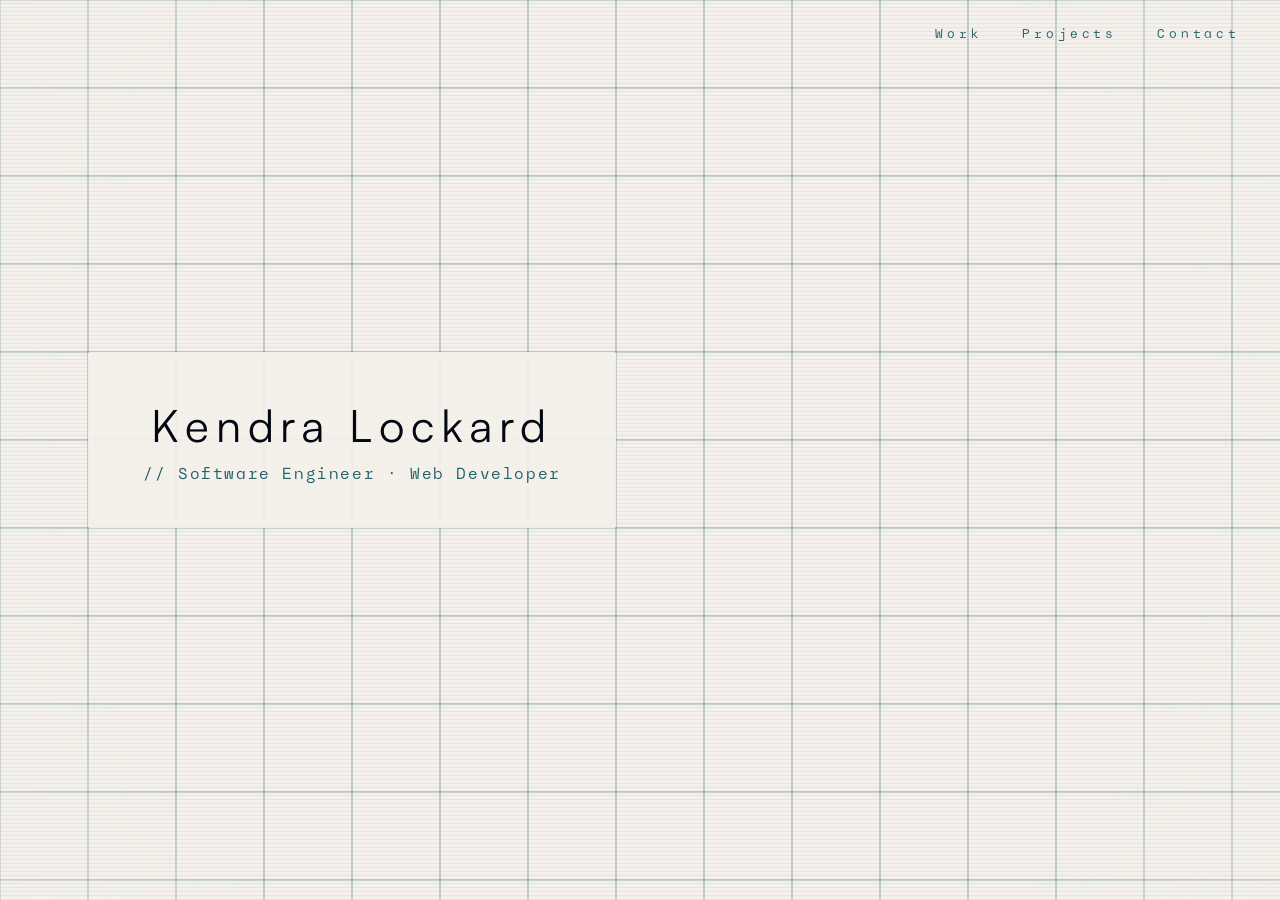
<file: index.html>
<!doctype html>
<html lang="en">
  <head>
    <meta charset="UTF-8" />
    <meta name="viewport" content="width=device-width, initial-scale=1" />
    <title>Kendra Lockard</title>
    <link rel="stylesheet" href="/css/style.css" />
  </head>
  <body class="theme-light">
    <canvas id="c"></canvas>
    <div class="scanlines"></div>

    <div class="ui">
      <header class="nav">
        <ul class="nav-links">
          <li><a href="/work">Work</a></li>
          <li><a href="/projects">Projects</a></li>
          <li><a href="/contact">Contact</a></li>
        </ul>
      </header>

      <div class="identity">
        <h1 class="name">Kendra Lockard</h1>
        <p class="role">// Software Engineer &middot; Web Developer</p>
      </div>
    </div>

    <script src="/js/grid.js"></script>
    <script src="/js/ui.js"></script>
  </body>
</html>
</file>
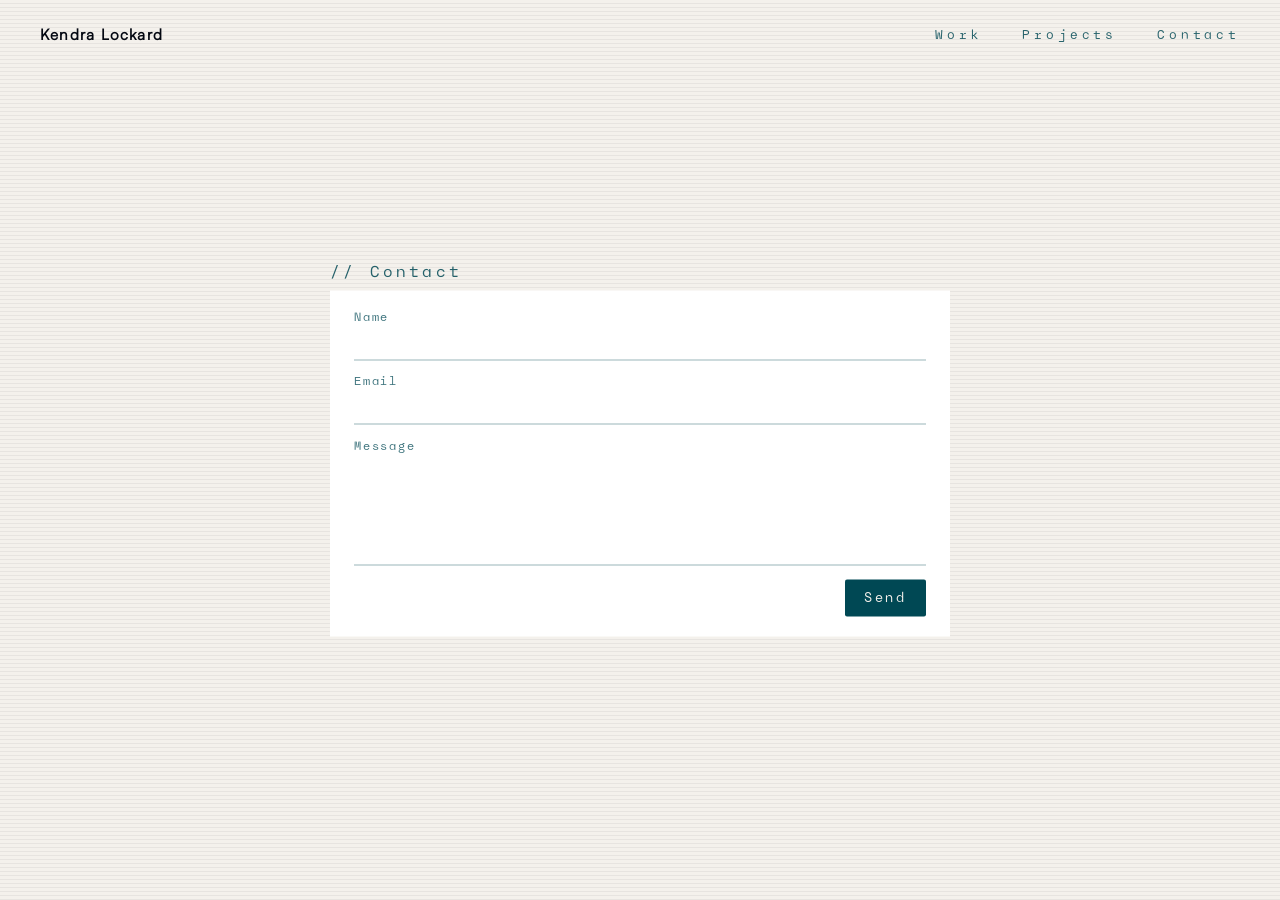
<file: contact/index.html>
<!doctype html>
<html lang="en">
  <head>
    <meta charset="UTF-8" />
    <meta name="viewport" content="width=device-width, initial-scale=1" />
    <title>Contact — Kendra Lockard</title>
    <link rel="stylesheet" href="/css/style.css" />
  </head>
  <body class="theme-light">
    <div class="scanlines"></div>

    <div class="ui">
      <header class="nav">
        <a href="/" class="brand">Kendra Lockard</a>
        <ul class="nav-links">
          <li><a href="/work">Work</a></li>
          <li><a href="/projects">Projects</a></li>
          <li><a href="/contact">Contact</a></li>
        </ul>
      </header>

      <div class="page-stage">
        <p class="reveal-label">// Contact</p>
        <form
          name="contact"
          method="POST"
          action="/thanks/"
          data-netlify="true"
          netlify-honeypot="bot-field"
          class="contact-form"
        >
          <input type="hidden" name="form-name" value="contact" />
          <p class="hp-field">
            <label>
              Don't fill this out if you're human:
              <input name="bot-field" tabindex="-1" autocomplete="off" />
            </label>
          </p>
          <label>Name<input type="text" name="name" required /></label>
          <label>Email<input type="email" name="email" required /></label>
          <label
            >Message<textarea name="message" rows="5" required></textarea>
          </label>
          <button type="submit">Send</button>
        </form>
      </div>
    </div>

    <script src="/js/ui.js"></script>
  </body>
</html>
</file>
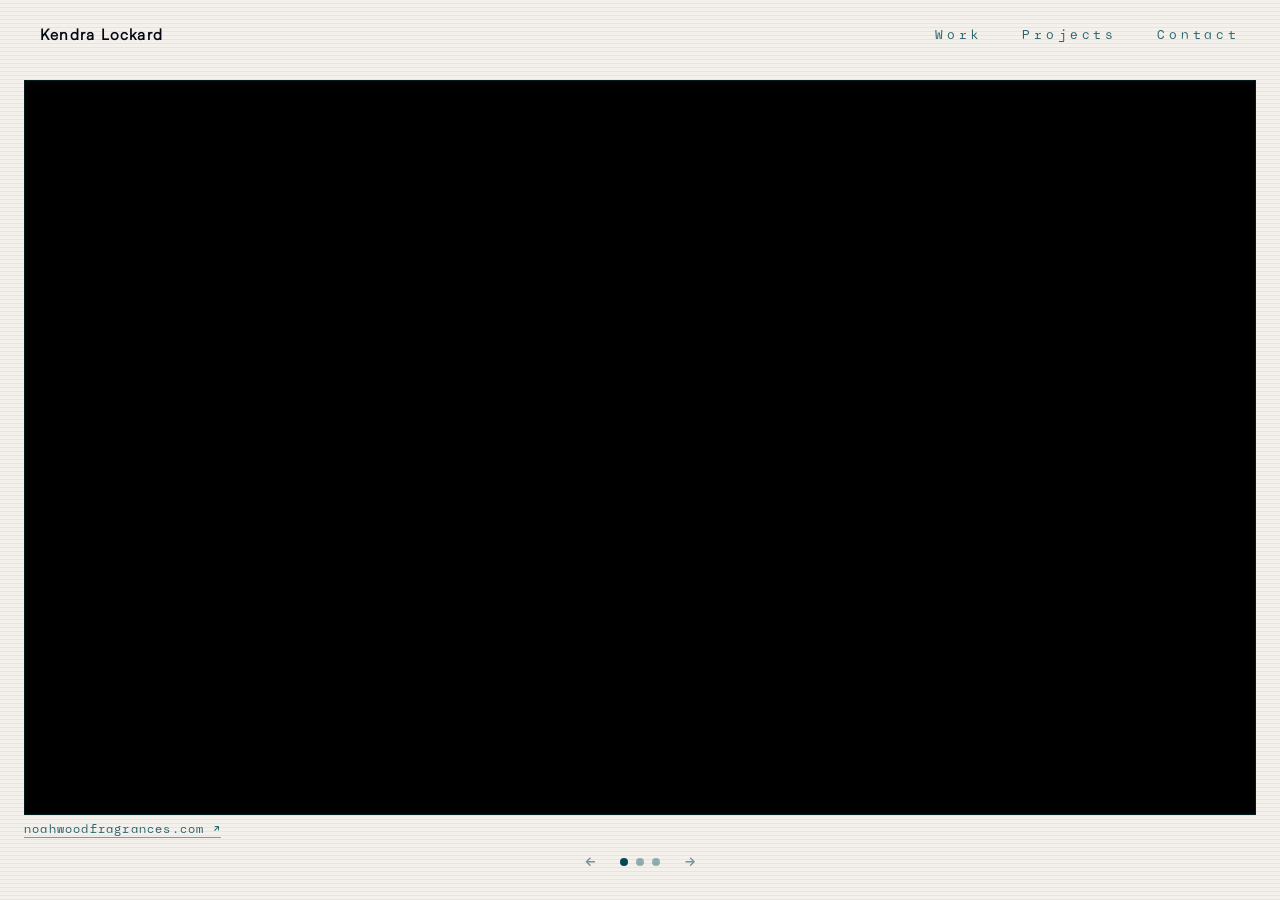
<file: projects/index.html>
<!doctype html>
<html lang="en">
  <head>
    <meta charset="UTF-8" />
    <meta name="viewport" content="width=device-width, initial-scale=1" />
    <title>Projects — Kendra Lockard</title>
    <link rel="stylesheet" href="/css/style.css" />
  </head>
  <body class="theme-light">
    <div class="scanlines"></div>

    <div class="ui">
      <header class="nav">
        <a href="/" class="brand">Kendra Lockard</a>
        <ul class="nav-links">
          <li><a href="/work">Work</a></li>
          <li><a href="/projects">Projects</a></li>
          <li><a href="/contact">Contact</a></li>
        </ul>
      </header>

      <div class="reveal-panel active" id="panel-projects">
        <div class="site-carousel" id="site-carousel">
          <div class="site-slides">
            <div class="site-card active">
              <div class="site-frame">
                <iframe
                  src="https://noahwoodfragrances.com"
                  title="Noah Wood Fragrances"
                  loading="lazy"
                ></iframe>
              </div>
              <a
                class="site-name"
                href="https://noahwoodfragrances.com"
                target="_blank"
                rel="noopener"
                >noahwoodfragrances.com &#8599;</a
              >
            </div>
            <div class="site-card">
              <div class="site-frame">
                <iframe
                  src="https://sophia-kinetic.netlify.app"
                  title="Sophia Kinetic"
                  loading="lazy"
                ></iframe>
              </div>
              <a
                class="site-name"
                href="https://sophia-kinetic.netlify.app"
                target="_blank"
                rel="noopener"
                >sophiakinetic.com &#8599;</a
              >
            </div>
            <div class="site-card">
              <div class="site-frame">
                <iframe
                  src="https://walkwithavalon.com"
                  title="Walk with Avalon"
                  loading="lazy"
                ></iframe>
              </div>
              <a
                class="site-name"
                href="https://walkwithavalon.com"
                target="_blank"
                rel="noopener"
                >walkwithavalon.com &#8599;</a
              >
            </div>
          </div>
          <div class="site-carousel-controls">
            <button
              type="button"
              class="site-carousel-btn"
              id="site-prev"
              aria-label="Previous site"
            >
              &#8592;
            </button>
            <div class="site-carousel-dots">
              <button
                type="button"
                class="site-dot active"
                data-index="0"
                aria-label="Show Noah Wood Fragrances"
              ></button>
              <button
                type="button"
                class="site-dot"
                data-index="1"
                aria-label="Show Sophia Kinetic"
              ></button>
              <button
                type="button"
                class="site-dot"
                data-index="2"
                aria-label="Show Walk with Avalon"
              ></button>
            </div>
            <button
              type="button"
              class="site-carousel-btn"
              id="site-next"
              aria-label="Next site"
            >
              &#8594;
            </button>
          </div>
        </div>
      </div>
    </div>

    <script src="/js/ui.js"></script>
    <script src="/js/carousel.js"></script>
  </body>
</html>
</file>
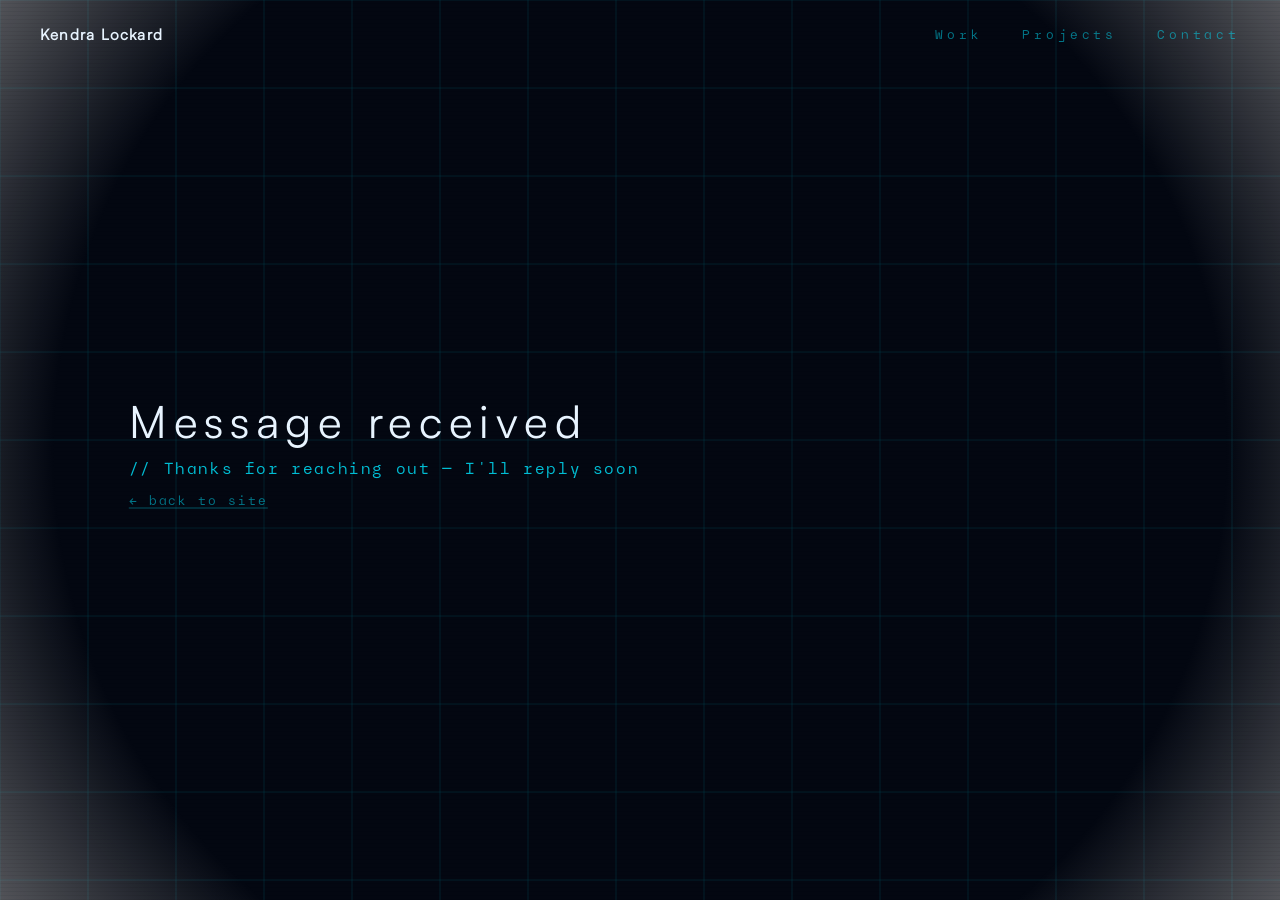
<file: thanks/index.html>
<!doctype html>
<html lang="en">
  <head>
    <meta charset="UTF-8" />
    <meta name="viewport" content="width=device-width, initial-scale=1" />
    <title>Message received — Kendra Lockard</title>
    <link rel="stylesheet" href="/css/style.css" />
  </head>
  <body>
    <canvas id="c"></canvas>
    <div class="scanlines"></div>

    <div class="ui">
      <header class="nav">
        <a href="/" class="brand">Kendra Lockard</a>
        <ul class="nav-links">
          <li><a href="/work">Work</a></li>
          <li><a href="/projects">Projects</a></li>
          <li><a href="/contact">Contact</a></li>
        </ul>
      </header>

      <div class="identity">
        <h1 class="thanks">Message received</h1>
        <p class="thanks-subhead">// Thanks for reaching out — I'll reply soon</p>
        <p class="back-link"><a href="/">&larr; back to site</a></p>
      </div>
    </div>

    <script src="/js/grid.js"></script>
    <script src="/js/ui.js"></script>
  </body>
</html>
</file>
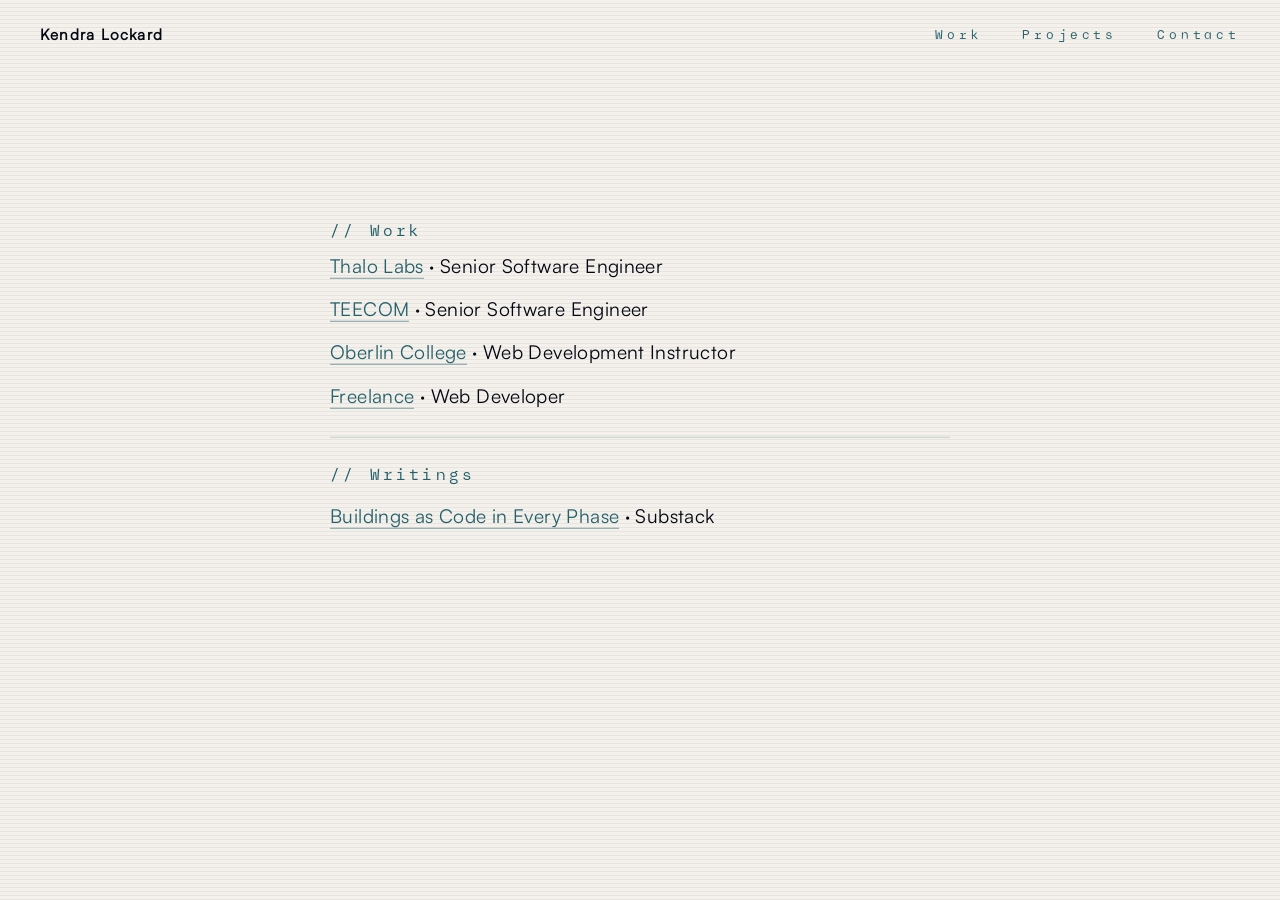
<file: work/index.html>
<!doctype html>
<html lang="en">
  <head>
    <meta charset="UTF-8" />
    <meta name="viewport" content="width=device-width, initial-scale=1" />
    <title>Work — Kendra Lockard</title>
    <link rel="stylesheet" href="/css/style.css" />
  </head>
  <body class="theme-light">
    <div class="scanlines"></div>

    <div class="ui">
      <header class="nav">
        <a href="/" class="brand">Kendra Lockard</a>
        <ul class="nav-links">
          <li><a href="/work">Work</a></li>
          <li><a href="/projects">Projects</a></li>
          <li><a href="/contact">Contact</a></li>
        </ul>
      </header>

      <div class="page-stage page-stage--work">
        <p class="reveal-label">// Work</p>
        <div class="reveal-content">
          <ul class="work-list">
            <li>
              <a href="https://thalolabs.com" target="_blank" rel="noopener"
                >Thalo Labs</a
              >
              &middot; Senior Software Engineer
            </li>
            <li>
              <a href="https://www.teecom.com" target="_blank" rel="noopener"
                >TEECOM</a
              >
              &middot; Senior Software Engineer
            </li>
            <li>
              <a href="https://www.oberlin.edu" target="_blank" rel="noopener"
                >Oberlin College</a
              >
              &middot; Web Development Instructor
            </li>
            <li><a href="/projects">Freelance</a> &middot; Web Developer</li>
          </ul>

          <div class="panel-subsection">
            <p class="reveal-label">// Writings</p>
            <ul class="work-list">
              <li>
                <a
                  href="https://www.buildingsascode.com/p/buildings-as-code-in-every-phase"
                  target="_blank"
                  rel="noopener"
                  >Buildings as Code in Every Phase</a
                > &middot; Substack
              </li>
            </ul>
          </div>
        </div>
      </div>
    </div>

    <script src="/js/ui.js"></script>
  </body>
</html>
</file>
<file: css/style.css>
@font-face {
  font-family: "Avex";
  src: url("../fonts/avex.otf") format("opentype");
  font-weight: normal;
  font-style: normal;
}

@font-face {
  font-family: "Satoshi";
  src: url("../fonts/satoshi.otf") format("opentype");
  font-weight: normal;
  font-style: normal;
}

*,
*::before,
*::after {
  box-sizing: border-box;
  margin: 0;
  padding: 0;
}

html,
body {
  width: 100%;
  height: 100%;
  overflow: hidden;
  background: #030711;
}

#c {
  position: fixed;
  inset: 0;
  width: 100%;
  height: 100%;
  opacity: 0;
  animation: fadeIn ease forwards;
  touch-action: none;
}

.scanlines {
  position: fixed;
  inset: 0;
  pointer-events: none;
  z-index: 2;
  background: repeating-linear-gradient(
    to bottom,
    transparent 0px,
    transparent 3px,
    rgba(0, 0, 0, 0.05) 3px,
    rgba(0, 0, 0, 0.05) 4px
  );
}

/* ── UI layer ─────────────────────────────────────────────────────────────── */

.ui {
  position: fixed;
  inset: 0;
  z-index: 3;
  pointer-events: none;
}

/* ── Nav ─────────────────────────────────────────────────────────────────── */

.nav {
  position: absolute;
  top: 0;
  left: 0;
  right: 0;
  display: flex;
  align-items: center;
  padding: 1.5rem 2.5rem;
  pointer-events: auto;
}

.brand {
  font-family: "Satoshi", "Avenir", Helvetica, sans-serif;
  font-weight: bold;
  font-size: 0.95rem;
  letter-spacing: 0.08em;
  color: #e8f4ff;
  text-decoration: none;
  transition: color 0.2s;
}

.brand:hover,
.brand:focus-visible {
  color: rgba(0, 229, 255, 0.82);
  outline: none;
}

.nav-links {
  display: flex;
  gap: 2.5rem;
  list-style: none;
  margin-left: auto;
}

.nav-links a {
  font-family: "Avex", "Courier New", monospace;
  font-size: 0.8rem;
  letter-spacing: 0.3em;
  /* text-transform: uppercase; */
  color: rgba(0, 229, 255, 0.5);
  text-decoration: none;
  transition: color 0.2s;
  display: inline-block;
  padding: 0.6rem 0.4rem;
  margin: -0.6rem -0.4rem;
}
.nav-links a:hover,
.nav-links a:focus-visible {
  color: rgba(0, 229, 255, 0.82);
  outline: none;
}

/* ── Identity — vertically centered, left-of-center ───────────────────────── */

.identity {
  position: absolute;
  left: 30%;
  top: 50%;
  transform: translate(-50%, -50%);
  display: flex;
  flex-direction: column;
  gap: 0.45rem;
  pointer-events: auto;
}

.name {
  font-family: "Satoshi", "Avenir", Helvetica, sans-serif;
  font-weight: normal;
  font-size: 2.8rem;
  letter-spacing: 0.15em;
  color: #e8f4ff;
  white-space: nowrap;
  padding-bottom: 0.2rem;
}

.role {
  font-family: "Avex", "Courier New", monospace;
  font-size: 1rem;
  letter-spacing: 0.1em;
  color: rgba(0, 229, 255, 0.82);
  white-space: nowrap;
}

.thanks {
  font-family: "Satoshi", "Avenir", Helvetica, sans-serif;
  font-weight: normal;
  font-size: 2.8rem;
  letter-spacing: 0.15em;
  color: #e8f4ff;
  white-space: nowrap;
  padding-bottom: 0.2rem;
}

.thanks-subhead {
  font-family: "Avex", "Courier New", monospace;
  font-size: 1rem;
  letter-spacing: 0.1em;
  color: rgba(0, 229, 255, 0.82);
  white-space: nowrap;
}

.back-link {
  font-family: "Avex", "Courier New", monospace;
  font-size: 0.8rem;
  letter-spacing: 0.15em;
  margin-top: 0.4rem;
}

.back-link a {
  color: rgba(0, 229, 255, 0.5);
  text-decoration: none;
  border-bottom: 1px solid rgba(0, 229, 255, 0.35);
  transition:
    color 0.2s,
    border-color 0.2s;
}

.back-link a:hover,
.back-link a:focus-visible {
  color: rgba(0, 229, 255, 0.82);
  border-color: rgba(0, 229, 255, 0.6);
  outline: none;
}

/* ── Static page stage — Work/Contact standalone pages. Centered in the
   viewport via fixed positioning. */

.page-stage {
  position: fixed;
  left: 50%;
  top: 50%;
  transform: translate(-50%, -50%);
  width: min(620px, calc(100% - 3rem));
  display: flex;
  flex-direction: column;
  gap: 0.5rem;
  pointer-events: auto;
}

.page-stage--work {
  top: 42%;
}

.reveal-label {
  font-family: "Avex", "Courier New", monospace;
  font-size: 1rem;
  letter-spacing: 0.2em;
  color: rgba(0, 229, 255, 0.5);
}

.reveal-content {
  font-family: "Satoshi", "Avenir", Helvetica, sans-serif;
  font-size: 1.2rem;
  line-height: 1.75;
  letter-spacing: 0.02em;
  color: #e8f4ff;
  max-height: calc(100vh - 12rem);
  overflow-y: auto;
  touch-action: pan-y;
  overscroll-behavior: contain;
}

.reveal-content a {
  color: rgba(0, 229, 255, 0.5);
  text-decoration: none;
  border-bottom: 1px solid rgba(0, 229, 255, 0.35);
  transition:
    color 0.2s,
    border-color 0.2s;
}

.reveal-content a:hover,
.reveal-content a:focus-visible {
  color: rgba(0, 229, 255, 0.82);
  border-color: rgba(0, 229, 255, 0.6);
  outline: none;
}

.reveal-panel {
  display: none;
}

.reveal-panel.active {
  display: block;
}

.work-list {
  list-style: none;
  display: flex;
  flex-direction: column;
  gap: 0.6rem;
}

.panel-subsection {
  margin-top: 1.5rem;
  padding-top: 1.5rem;
  border-top: 1px solid rgba(0, 229, 255, 0.2);
}

.panel-subsection:first-child {
  margin-top: 0;
  padding-top: 0;
  border-top: none;
}

.panel-subsection .reveal-label {
  margin-bottom: 0.6rem;
}

#panel-projects.active {
  position: absolute;
  inset: 0;
  display: flex;
  align-items: center;
  justify-content: center;
  padding: 5rem 1.5rem 1.5rem;
}

.site-carousel {
  display: flex;
  flex-direction: column;
  gap: 0.6rem;
  width: 100%;
  max-width: 1700px;
  height: 100%;
  pointer-events: auto;
}

.site-slides {
  position: relative;
  flex: 1;
  min-height: 0;
  overflow: hidden;
}

.site-card {
  position: absolute;
  inset: 0;
  display: flex;
  flex-direction: column;
  gap: 0.5rem;
  opacity: 0;
  transform: translateX(16px);
  transition:
    opacity 0.4s ease,
    transform 0.4s ease;
  pointer-events: none;
  z-index: 0;
}

/* Without an explicit stacking order, a later (inactive) sibling paints
   over an earlier (active) one — Safari has been seen to block wheel
   input from reaching an embedded iframe when any sibling, even an
   invisible pointer-events:none one, is stacked on top of it. Force the
   active card above every inactive one regardless of DOM order. */
.site-card.active {
  opacity: 1;
  transform: translateX(0);
  pointer-events: auto;
  z-index: 1;
}

.site-frame {
  position: relative;
  display: block;
  width: 100%;
  flex: 1;
  min-height: 0;
  background: #000;
  border: 1px solid rgba(0, 229, 255, 0.25);
  transition: border-color 0.2s;
}

.site-card:hover .site-frame,
.site-card:focus-within .site-frame {
  border-color: rgba(0, 229, 255, 0.6);
}

.site-frame iframe {
  position: absolute;
  inset: 0;
  width: 100%;
  height: 100%;
  border: none;
}

.site-name {
  align-self: flex-start;
  font-family: "Avex", "Courier New", monospace;
  font-size: 0.75rem;
  letter-spacing: 0.1em;
  color: rgba(0, 229, 255, 0.5);
  text-decoration: none;
  border-bottom: 1px solid rgba(0, 229, 255, 0.35);
  transition:
    color 0.2s,
    border-color 0.2s;
}

.site-name:hover,
.site-name:focus-visible {
  color: rgba(0, 229, 255, 0.82);
  border-color: rgba(0, 229, 255, 0.6);
  outline: none;
}

.site-carousel-controls {
  display: flex;
  align-items: center;
  justify-content: center;
  gap: 1rem;
}

.site-carousel-btn {
  font-family: "Avex", "Courier New", monospace;
  font-size: 1.1rem;
  color: rgba(0, 229, 255, 0.4);
  background: transparent;
  border: none;
  width: 1.75rem;
  height: 1.75rem;
  display: flex;
  align-items: center;
  justify-content: center;
  cursor: pointer;
  transition:
    color 0.2s,
    transform 0.2s;
}

.site-carousel-btn:hover,
.site-carousel-btn:focus-visible {
  color: rgba(0, 229, 255, 0.82);
  outline: none;
}

#site-prev:hover,
#site-prev:focus-visible {
  transform: translateX(-2px);
}

#site-next:hover,
#site-next:focus-visible {
  transform: translateX(2px);
}

.site-carousel-dots {
  display: flex;
  gap: 0.5rem;
}

.site-dot {
  width: 0.5rem;
  height: 0.5rem;
  border-radius: 50%;
  border: none;
  background: rgba(0, 229, 255, 0.25);
  cursor: pointer;
  padding: 0;
  transition: background 0.2s;
}

.site-dot:hover,
.site-dot:focus-visible {
  background: rgba(0, 229, 255, 0.6);
  outline: none;
}

.site-dot.active {
  background: rgba(0, 229, 255, 0.82);
}

.contact-form {
  display: flex;
  flex-direction: column;
  gap: 0.9rem;
  background: #000;
  padding: 1.25rem 1.5rem;
}

.contact-form label {
  display: flex;
  flex-direction: column;
  gap: 0.4rem;
  font-family: "Avex", "Courier New", monospace;
  font-size: 0.75rem;
  letter-spacing: 0.15em;
  color: rgba(0, 229, 255, 0.6);
}

.contact-form input[type="text"],
.contact-form input[type="email"],
.contact-form textarea {
  font-family: "Satoshi", "Avenir", Helvetica, sans-serif;
  font-size: 0.9rem;
  letter-spacing: 0.02em;
  color: #e8f4ff;
  background: transparent;
  border: none;
  border-bottom: 1px solid rgba(0, 229, 255, 0.3);
  border-radius: 0;
  padding: 0.3rem 0;
  resize: none;
}

.contact-form input:focus,
.contact-form textarea:focus {
  outline: none;
  border-bottom-color: rgba(0, 229, 255, 0.7);
}

.contact-form button {
  align-self: flex-end;
  font-family: "Avex", "Courier New", monospace;
  font-size: 0.85rem;
  letter-spacing: 0.2em;
  color: #030711;
  background: rgba(0, 229, 255, 0.82);
  border: none;
  border-radius: 2px;
  padding: 0.65rem 1.2rem;
  cursor: pointer;
  transition: background 0.2s;
}

.contact-form button:hover {
  background: #00e5ff;
}

.hp-field {
  position: absolute;
  left: -9999px;
  width: 1px;
  height: 1px;
  overflow: hidden;
}

/* ── Light theme — off-white background, deep-teal accent in place of the
   cyan-on-dark palette. Text sits at higher opacity than the dark theme's
   equivalents since a dark, translucent color reads much lower-contrast
   against a light background than a light, translucent one does against a
   dark background. Applied via a `theme-light` class on <body>. */

body.theme-light {
  background: #f4f1ec;
}

.theme-light .brand {
  color: #030711;
}

.theme-light .brand:hover,
.theme-light .brand:focus-visible {
  color: #004854;
}

.theme-light .nav-links a {
  color: rgba(0, 72, 84, 0.85);
}

.theme-light .nav-links a:hover,
.theme-light .nav-links a:focus-visible {
  color: #004854;
}

.theme-light .site-frame {
  border-color: rgba(0, 72, 84, 0.4);
}

.theme-light .site-card:hover .site-frame,
.theme-light .site-card:focus-within .site-frame {
  border-color: rgba(0, 72, 84, 0.75);
}

.theme-light .site-name {
  color: rgba(0, 72, 84, 0.85);
  border-bottom-color: rgba(0, 72, 84, 0.5);
}

.theme-light .site-name:hover,
.theme-light .site-name:focus-visible {
  color: #004854;
  border-color: rgba(0, 72, 84, 0.85);
}

.theme-light .site-carousel-btn {
  color: rgba(0, 72, 84, 0.55);
}

.theme-light .site-carousel-btn:hover,
.theme-light .site-carousel-btn:focus-visible {
  color: #004854;
}

.theme-light .site-dot {
  background: rgba(0, 72, 84, 0.4);
}

.theme-light .site-dot:hover,
.theme-light .site-dot:focus-visible {
  background: rgba(0, 72, 84, 0.75);
}

.theme-light .site-dot.active {
  background: #004854;
}

.theme-light .reveal-label {
  color: rgba(0, 72, 84, 0.85);
}

.theme-light .reveal-content {
  color: #030711;
}

.theme-light .reveal-content a {
  color: rgba(0, 72, 84, 0.85);
  border-bottom-color: rgba(0, 72, 84, 0.5);
}

.theme-light .reveal-content a:hover,
.theme-light .reveal-content a:focus-visible {
  color: #004854;
  border-color: rgba(0, 72, 84, 0.85);
}

.theme-light .panel-subsection {
  border-top-color: rgba(0, 72, 84, 0.2);
}

.theme-light .contact-form {
  background: #ffffff;
}

.theme-light .contact-form label {
  color: rgba(0, 72, 84, 0.75);
}

.theme-light .contact-form input[type="text"],
.theme-light .contact-form input[type="email"],
.theme-light .contact-form textarea {
  color: #030711;
  border-bottom-color: rgba(0, 72, 84, 0.4);
}

.theme-light .contact-form input:focus,
.theme-light .contact-form textarea:focus {
  border-bottom-color: rgba(0, 72, 84, 0.85);
}

.theme-light .contact-form button {
  color: #f4f1ec;
  background: #004854;
}

.theme-light .contact-form button:hover {
  background: #00636f;
}

.theme-light .name {
  color: #030711;
}

.theme-light .role {
  color: rgba(0, 72, 84, 0.85);
}

.theme-light .identity {
  padding: 1.5rem 2rem;
  background: rgba(244, 241, 236, 0.9);
  border-radius: 2px;
  align-items: center;
  justify-content: center;
  text-align: center;
}

/* ── Keyframes ───────────────────────────────────────────────────────────── */

@keyframes fadeIn {
  to {
    opacity: 1;
  }
}
@keyframes fadeUp {
  from {
    opacity: 0;
    transform: translateY(8px);
  }
  to {
    opacity: 1;
    transform: translateY(0);
  }
}
@media (prefers-reduced-motion: reduce) {
  #c {
    animation: none;
    opacity: 1;
  }
}

/* ── Mobile / small viewports ─────────────────────────────────────────────── */

@media (max-width: 720px) {
  .nav {
    padding: 1.1rem 1.25rem;
  }

  .nav-links {
    gap: 1.25rem;
  }

  .nav-links a {
    font-size: 0.65rem;
    letter-spacing: 0.2em;
  }

  .brand {
    font-size: 0.75rem;
    letter-spacing: 0.05em;
  }

  .identity {
    left: 1.5rem;
    right: 1.5rem;
    bottom: auto;
    top: 50%;
    transform: translateY(-50%);
    width: calc(100% - 3rem);
    text-align: left;
    align-items: flex-start;
  }

  .name {
    font-size: 2rem;
    white-space: normal;
    letter-spacing: 0.1em;
  }

  .thanks {
    font-size: 1rem;
    white-space: normal;
    letter-spacing: 0.1em;
  }

  .role {
    font-size: 0.8rem;
    white-space: normal;
  }

  .thanks-subhead {
    font-size: 0.6rem;
    white-space: normal;
  }

  .page-stage {
    left: 1.5rem;
    right: 1.5rem;
    top: 50%;
    transform: translateY(-50%);
    width: calc(100% - 3rem);
  }

  .reveal-label {
    font-size: 0.65rem;
  }

  .reveal-content {
    font-size: 0.85rem;
    max-height: calc(100vh - 8rem);
  }

  #panel-projects.active {
    padding: 5rem 1.25rem 2rem;
  }
}

@media (max-width: 400px) {
  .name {
    font-size: 1.6rem;
  }
}
</file>
